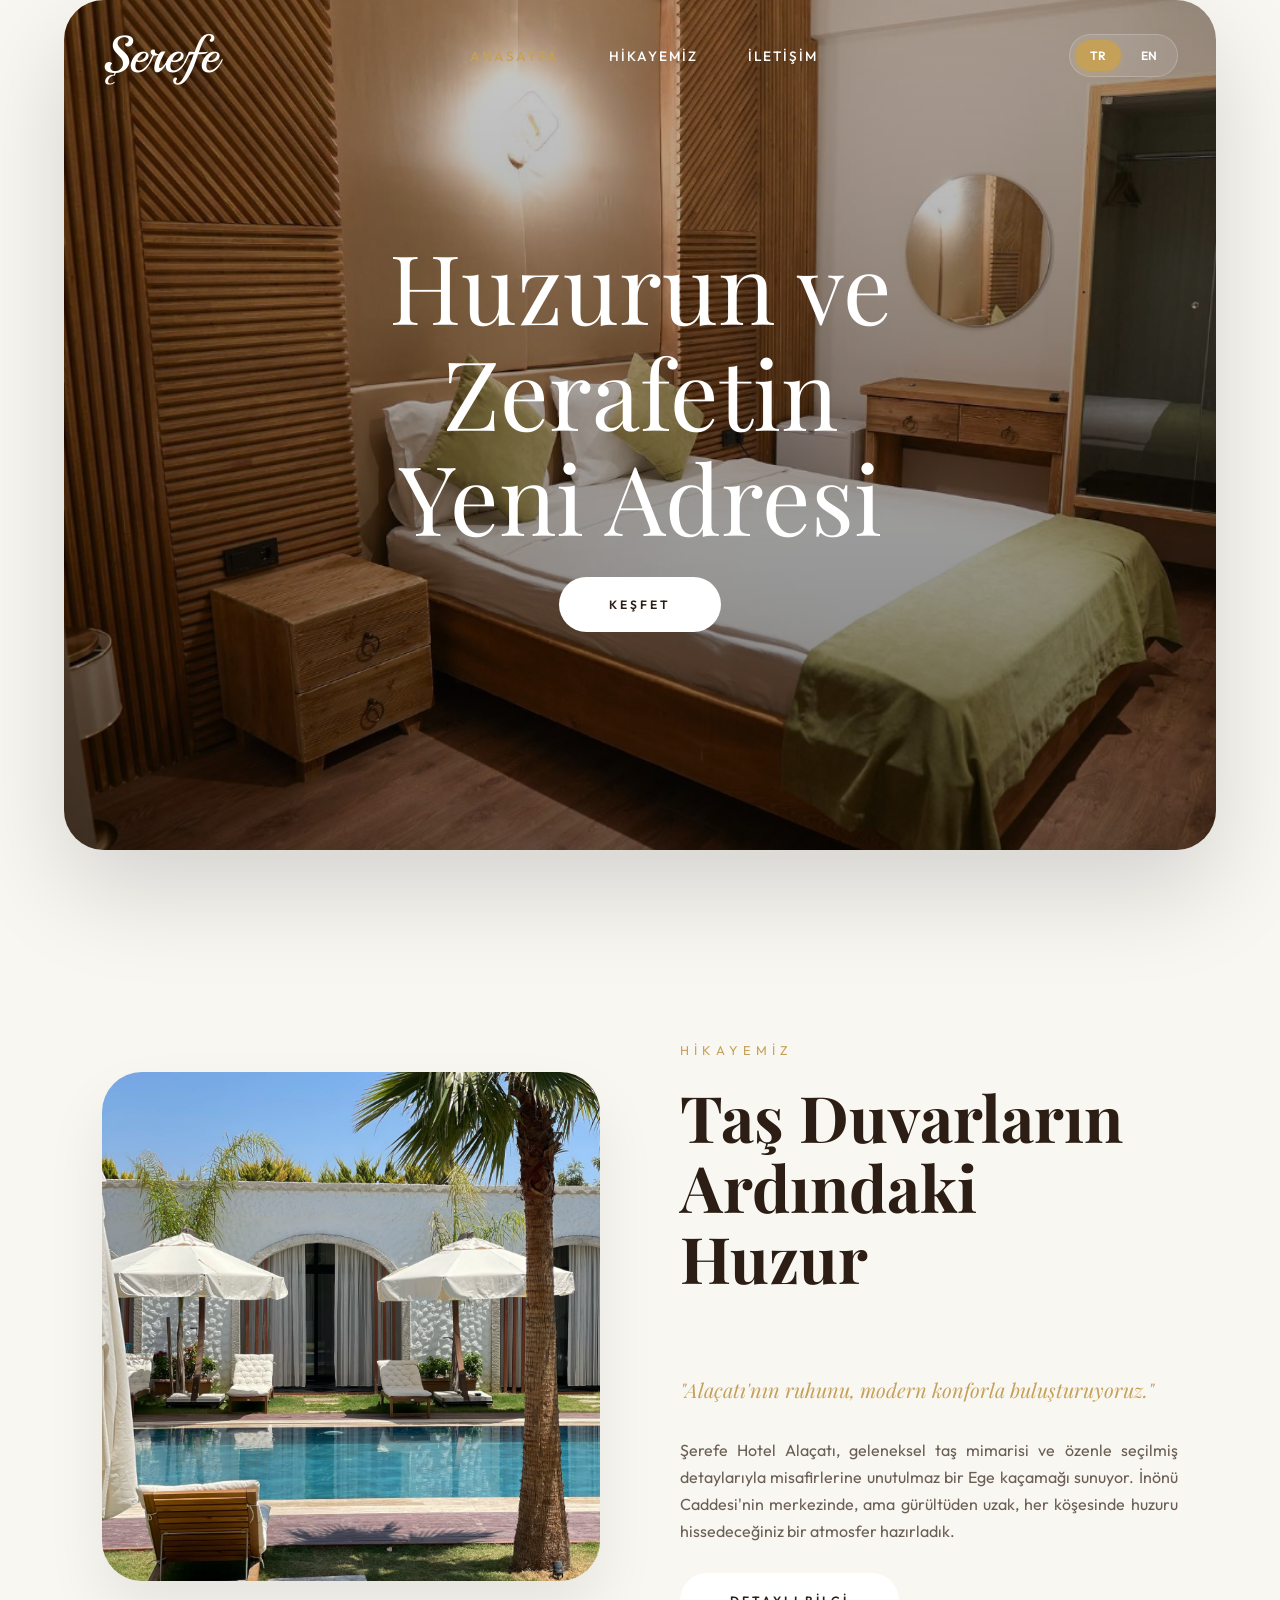
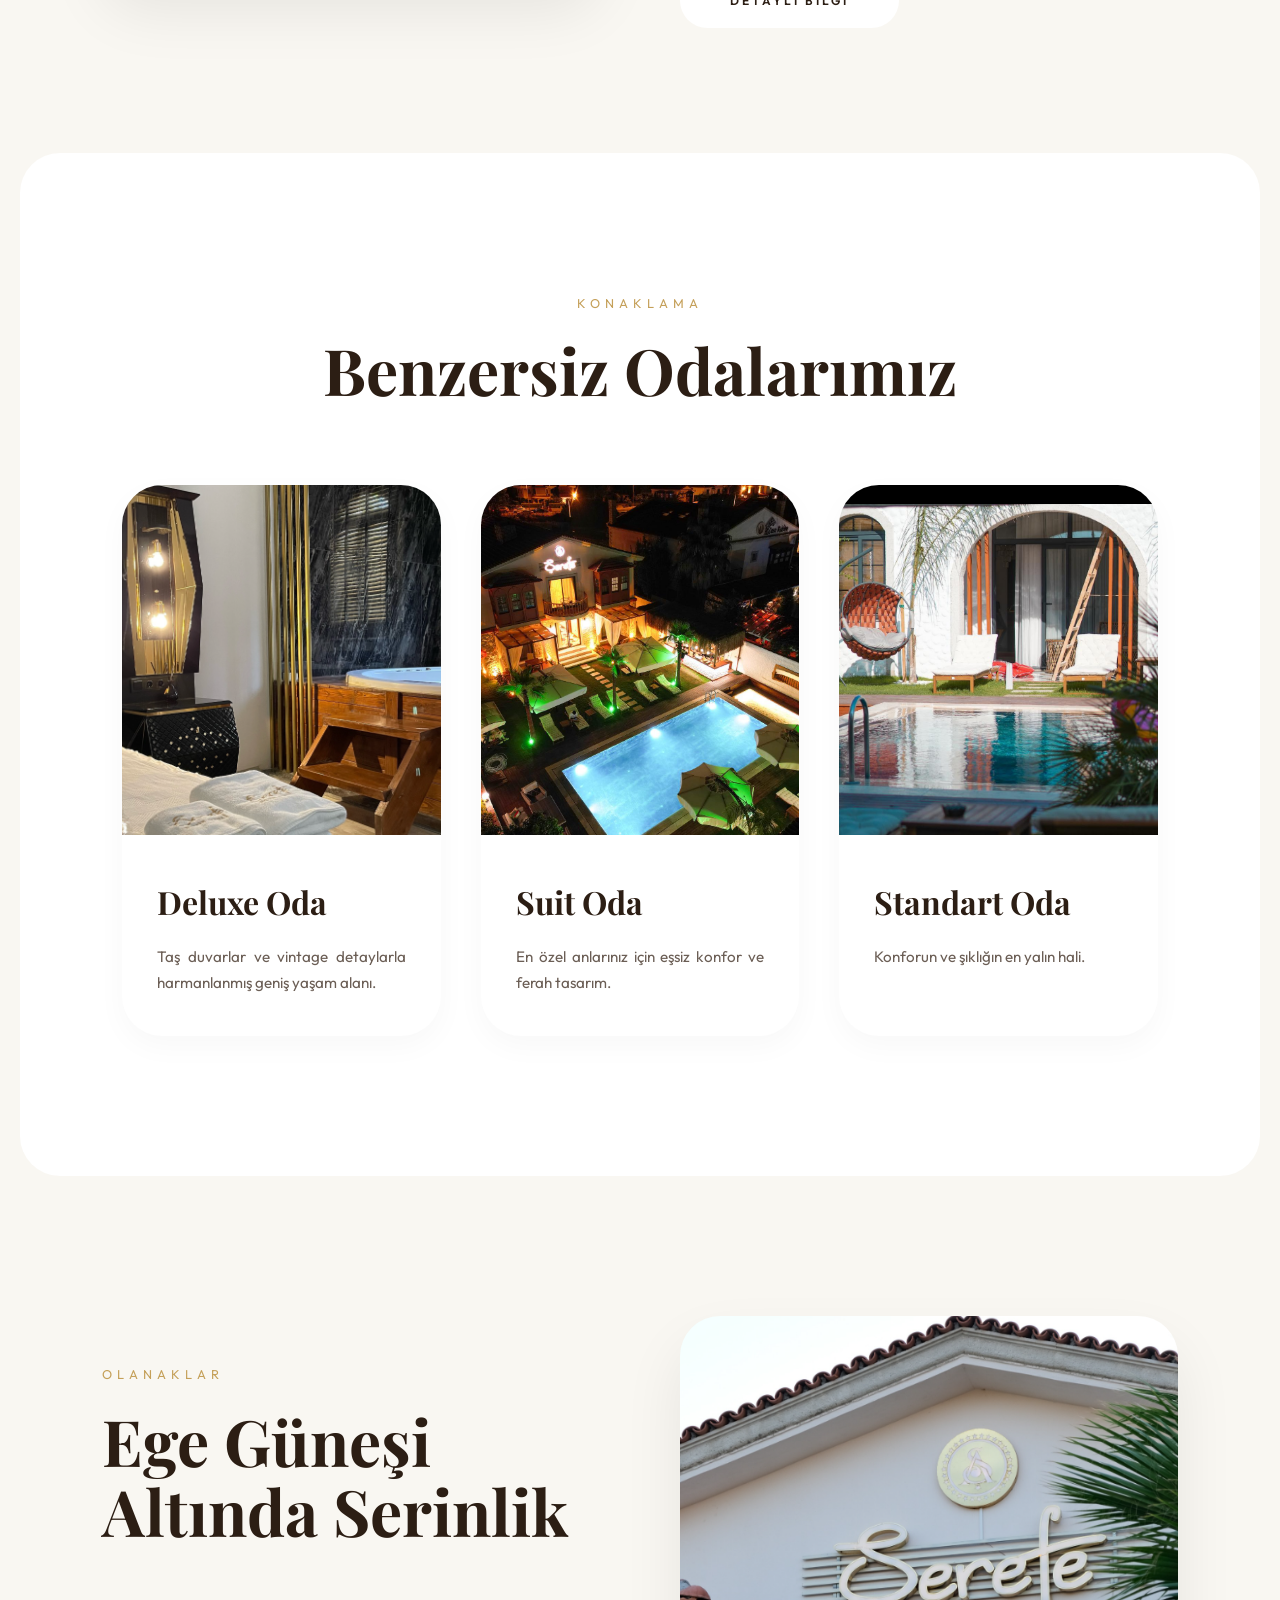
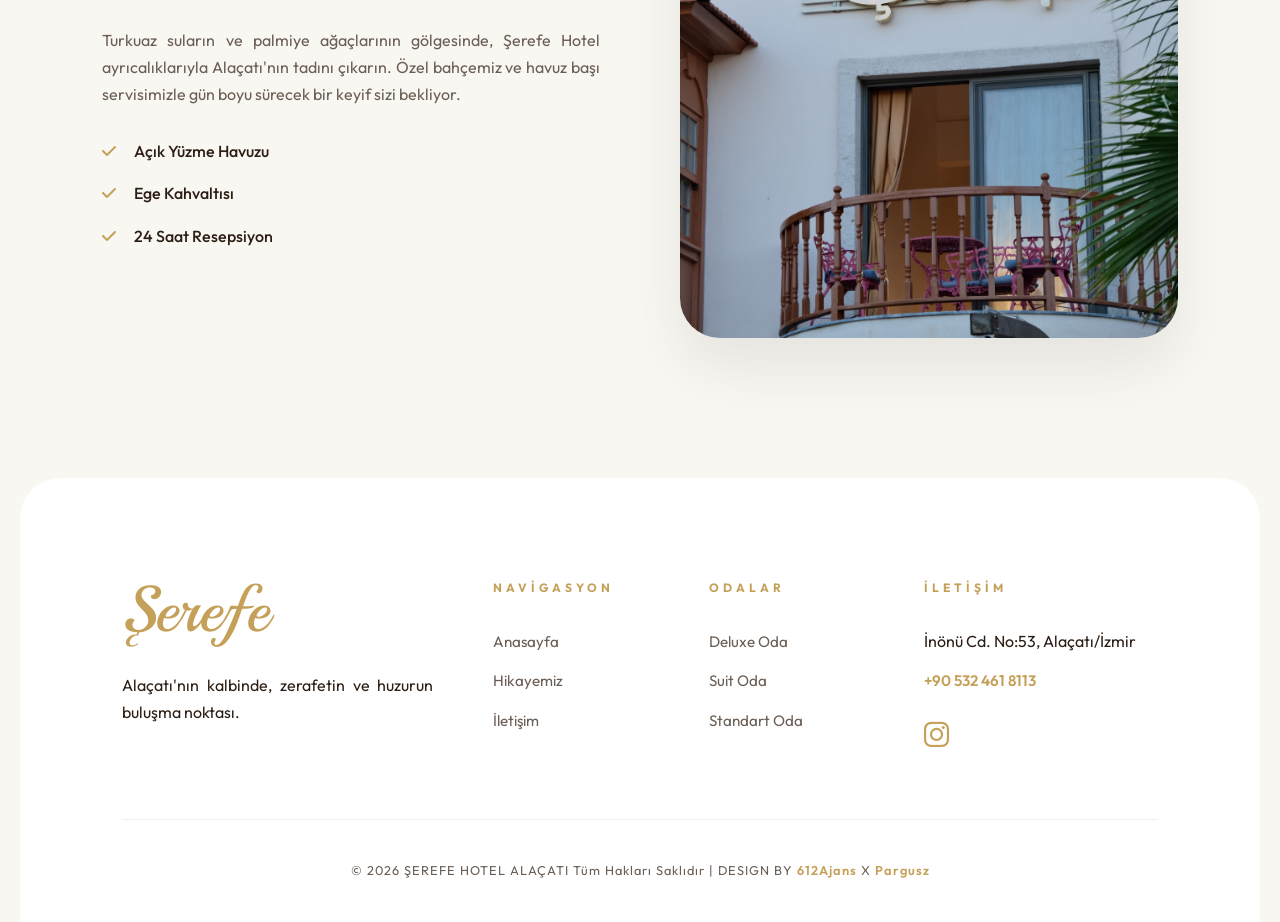
<file: index.html>
<!DOCTYPE html>
<html lang="tr">

<head>
    <meta charset="UTF-8">
    <meta name="viewport" content="width=device-width, initial-scale=1.0">
    <meta name="format-detection" content="telephone=no">
    <meta name="keywords" content="Şerefe Hotel, Alaçatı, butik otel, konaklama, tatil, lüks otel, Çeşme">
    <meta name="author" content="Şerefe Hotel Alaçatı">
    <link rel="icon" href="favicon.ico" type="image/x-icon">
    <meta name="description" content="Şerefe Hotel Alaçatı - Alaçatı'nın kalbinde huzurlu ve lüks bir konaklama deneyimi.">
    <title>Şerefe Hotel Alaçatı | Butik Otel & Konaklama</title>
    <!-- Fonts -->
    <link rel="stylesheet" href="style.css">
    <!-- Icons -->
    <link rel="stylesheet" href="https://cdnjs.cloudflare.com/ajax/libs/font-awesome/6.4.0/css/all.min.css">
</head>

<body>
    <!-- Loader -->
    <div id="loader">
        <div class="loader-logo">Şerefe</div>
    </div>

    <!-- Header -->
    <header id="main-header">
        <a href="index.html" class="logo">Şerefe</a>
        <nav id="nav-menu">
            <ul>
                <li><a href="index.html" class="active">Anasayfa</a></li>
                <li><a href="about.html">Hikayemiz</a></li>
                <li><a href="contact.html">İletişim</a></li>
            </ul>
        </nav>
        <div class="hamburger">
            <span></span>
            <span></span>
            <span></span>
        </div>
        <div class="lang-switch">
            <button class="lang-btn active" onclick="location.href='index.html'">TR</button>
            <button class="lang-btn" onclick="location.href='en/index.html'">EN</button>
        </div>
    </header>

    <!-- Hero Section -->
    <section class="hero reveal">
        <div class="hero-inner">
            <div class="hero-bg" style="background-image: url('assets/image.png');"></div>
            <div class="hero-overlay"></div>
            <div class="hero-content">
                <h1>Huzurun ve Zerafetin <br>Yeni Adresi</h1>
                <a href="contact.html" class="btn-luxury">Keşfet</a>
            </div>
        </div>
    </section>

    <!-- Editorial Intro -->
    <section class="reveal">
        <div class="flex-layout">
            <div class="flex-img">
                <img src="assets/image2.png" alt="Şerefe Hotel Alaçatı">
            </div>
            <div class="flex-text">
                <div class="section-head">
                    <label style="color: var(--gold); letter-spacing: 5px; text-transform: uppercase; font-size: 0.8rem; display: block; margin-bottom: 20px;">HİKAYEMİZ</label>
                    <h2>Taş Duvarların Ardındaki Huzur</h2>
                </div>
                <p style="font-size: 1.25rem; color: var(--gold); margin-bottom: 30px; font-family: var(--font-heading); font-style: italic;">
                    "Alaçatı'nın ruhunu, modern konforla buluşturuyoruz."</p>
                <p style="color: var(--text-muted); margin-bottom: 40px;">Şerefe Hotel Alaçatı, geleneksel taş mimarisi ve özenle seçilmiş detaylarıyla misafirlerine unutulmaz bir Ege kaçamağı sunuyor. İnönü Caddesi'nin merkezinde, ama gürültüden uzak, her köşesinde huzuru hissedeceğiniz bir atmosfer hazırladık.</p>
                <a href="about.html" class="btn-luxury">DETAYLI BİLGİ</a>
            </div>
        </div>
    </section>

    <!-- Experiences/Rooms Grid -->
    <section style="background-color: var(--white); border-radius: var(--radius); margin: 0 20px;" class="reveal">
        <div class="section-head" style="text-align: center;">
            <label style="color: var(--gold); letter-spacing: 5px; text-transform: uppercase; font-size: 0.8rem; display: block; margin-bottom: 20px;">KONAKLAMA</label>
            <h2>Benzersiz Odalarımız</h2>
        </div>
        <div class="experiences-grid">
            <!-- Deluxe Oda -->
            <div class="card">
                <div class="card-img">
                    <img src="assets/image3.png" alt="Deluxe Oda">
                </div>
                <h4 style="padding-top: 10px;">Deluxe Oda</h4>
                <p>Taş duvarlar ve vintage detaylarla harmanlanmış geniş yaşam alanı.</p>
            </div>
            <!-- Suit Oda -->
            <div class="card">
                <div class="card-img">
                    <img src="assets/image4.png" alt="Suit Oda">
                </div>
                <h4 style="padding-top: 10px;">Suit Oda</h4>
                <p>En özel anlarınız için eşsiz konfor ve ferah tasarım.</p>
            </div>
            <!-- Standart Oda -->
            <div class="card">
                <div class="card-img">
                    <img src="assets/image5.png" alt="Standart Oda">
                </div>
                <h4 style="padding-top: 10px;">Standart Oda</h4>
                <p>Konforun ve şıklığın en yalın hali.</p>
            </div>
        </div>
    </section>

    <!-- Amenities / Pool Section -->
    <section class="reveal">
        <div class="flex-layout" style="flex-direction: row-reverse;">
            <div class="flex-img">
                <img src="assets/image6.png" alt="Havuz Alanı">
            </div>
            <div class="flex-text">
                <div class="section-head">
                    <label style="color: var(--gold); letter-spacing: 5px; text-transform: uppercase; font-size: 0.8rem; display: block; margin-bottom: 20px;">OLANAKLAR</label>
                    <h2>Ege Güneşi Altında Serinlik</h2>
                </div>
                <p style="color: var(--text-muted); margin-bottom: 30px;">Turkuaz suların ve palmiye ağaçlarının gölgesinde, Şerefe Hotel ayrıcalıklarıyla Alaçatı'nın tadını çıkarın. Özel bahçemiz ve havuz başı servisimizle gün boyu sürecek bir keyif sizi bekliyor.</p>
                <ul style="list-style: none; margin-bottom: 40px; color: var(--text-main); font-weight: 500;">
                    <li style="margin-bottom: 15px;"><i class="fas fa-check" style="color: var(--gold); margin-right: 15px;"></i> Açık Yüzme Havuzu</li>
                    <li style="margin-bottom: 15px;"><i class="fas fa-check" style="color: var(--gold); margin-right: 15px;"></i> Ege Kahvaltısı</li>
                    <li style="margin-bottom: 15px;"><i class="fas fa-check" style="color: var(--gold); margin-right: 15px;"></i> 24 Saat Resepsiyon</li>
                </ul>
            </div>
        </div>
    </section>

    <!-- Footer -->
    <footer>
        <div class="footer-grid">
            <div class="footer-col">
                <a href="index.html" class="logo" style="margin-bottom: 30px;">Şerefe</a>
                <p>Alaçatı'nın kalbinde, zerafetin ve huzurun buluşma noktası.</p>
            </div>
            <div class="footer-col">
                <h5>Navigasyon</h5>
                <ul>
                    <li><a href="index.html">Anasayfa</a></li>
                    <li><a href="about.html">Hikayemiz</a></li>
                    <li><a href="contact.html">İletişim</a></li>
                </ul>
            </div>
            <div class="footer-col">
                <h5>Odalar</h5>
                <ul>
                    <li><a href="#">Deluxe Oda</a></li>
                    <li><a href="#">Suit Oda</a></li>
                    <li><a href="#">Standart Oda</a></li>
                </ul>
            </div>
            <div class="footer-col">
                <h5>İletişim</h5>
                <p style="margin-bottom: 10px; color: var(--text-main);">İnönü Cd. No:53, Alaçatı/İzmir</p>
                <p style="font-weight: 600; font-size: 1.1rem; margin-bottom: 5px;"><a href="tel:+905324618113" style="color: var(--gold); text-decoration: none;">+90 532 461 8113</a></p>
                <div style="margin-top: 15px;">
                    <a href="https://www.instagram.com/serefehotelalacati/" target="_blank" style="color: var(--gold); font-size: 1.8rem; text-decoration: none;">
                        <i class="fab fa-instagram"></i>
                    </a>
                </div>
            </div>
        </div>
        <div class="copyright">
            &copy; 2026 ŞEREFE HOTEL ALAÇATI Tüm Hakları Saklıdır | DESIGN BY <a href="https://www.instagram.com/612ajans/" target="_blank" style="color: var(--gold); text-decoration: none; font-weight: 600;">612Ajans</a> X <a href="https://www.instagram.com/polat_gndz/" target="_blank" style="color: var(--gold); text-decoration: none; font-weight: 600;">Pargusz</a>
        </div>
    </footer>

    <script src="script.js"></script>
</body>

</html>
</file>
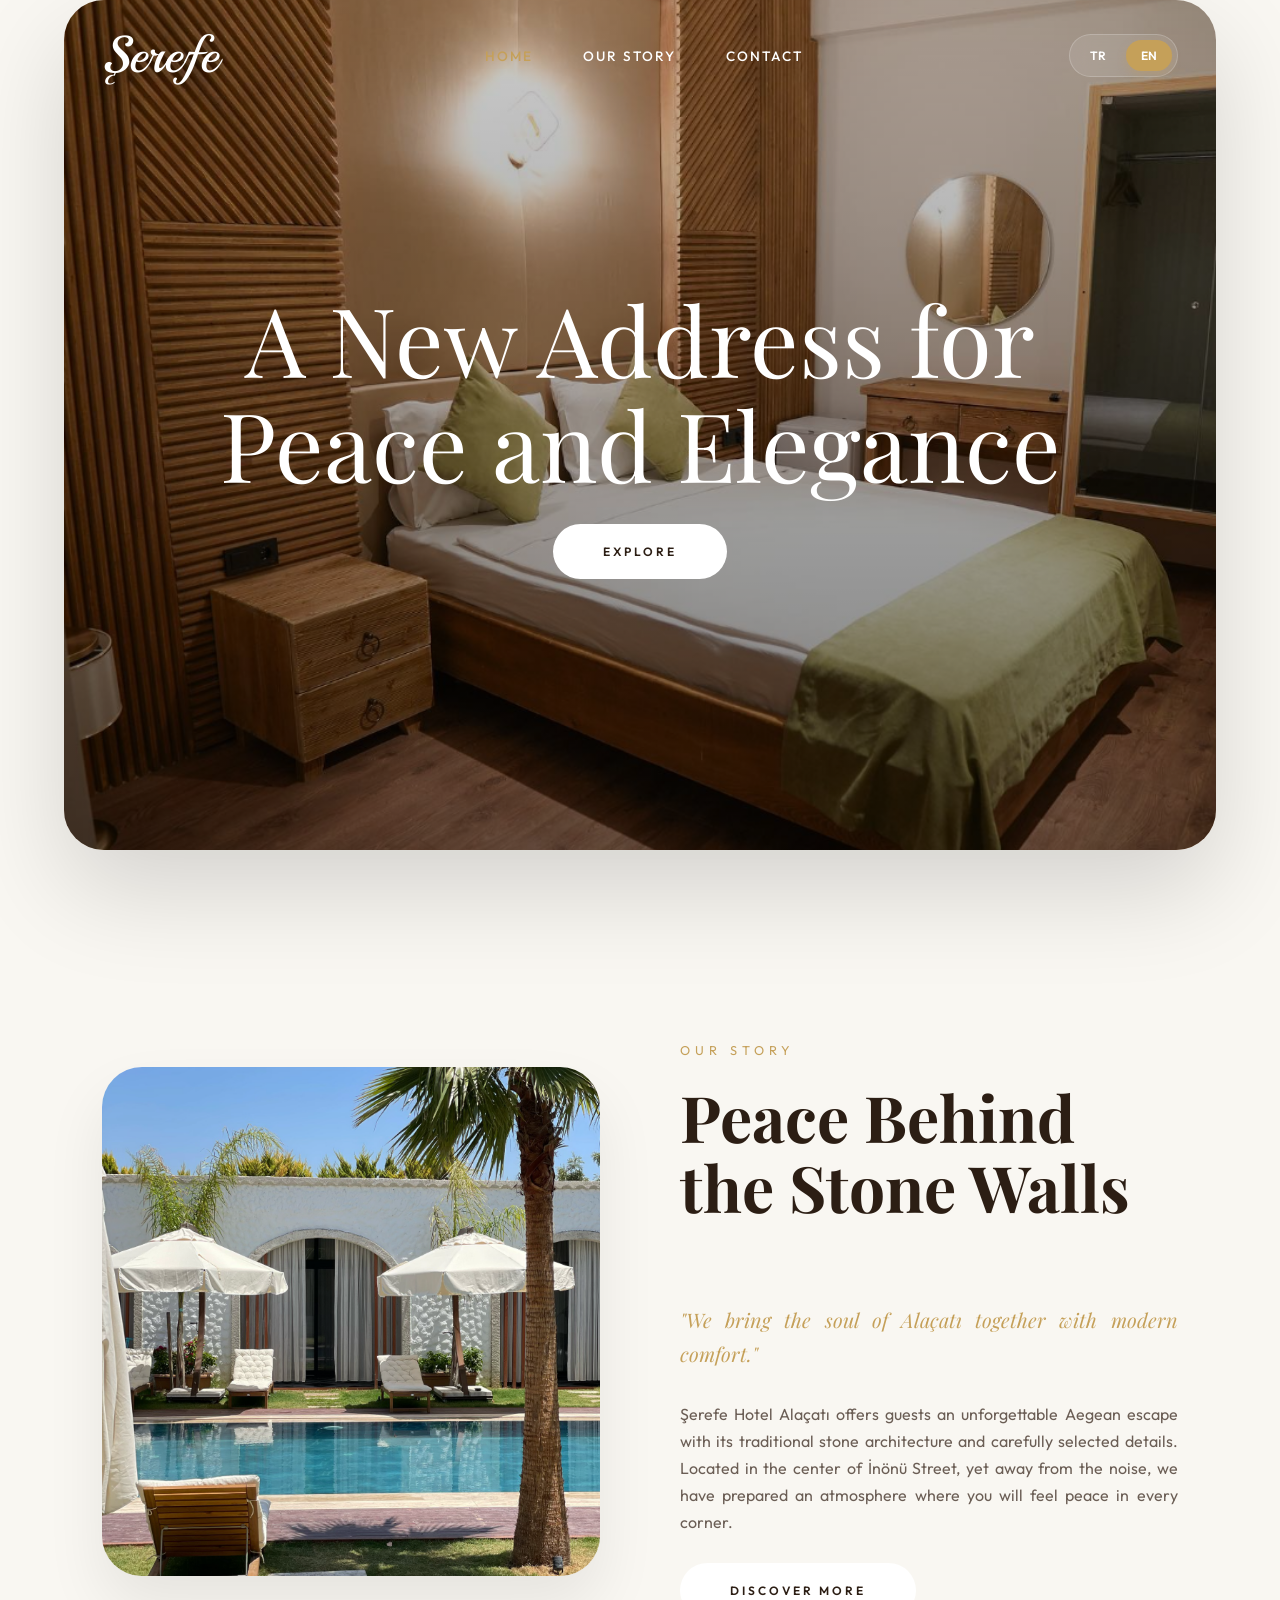
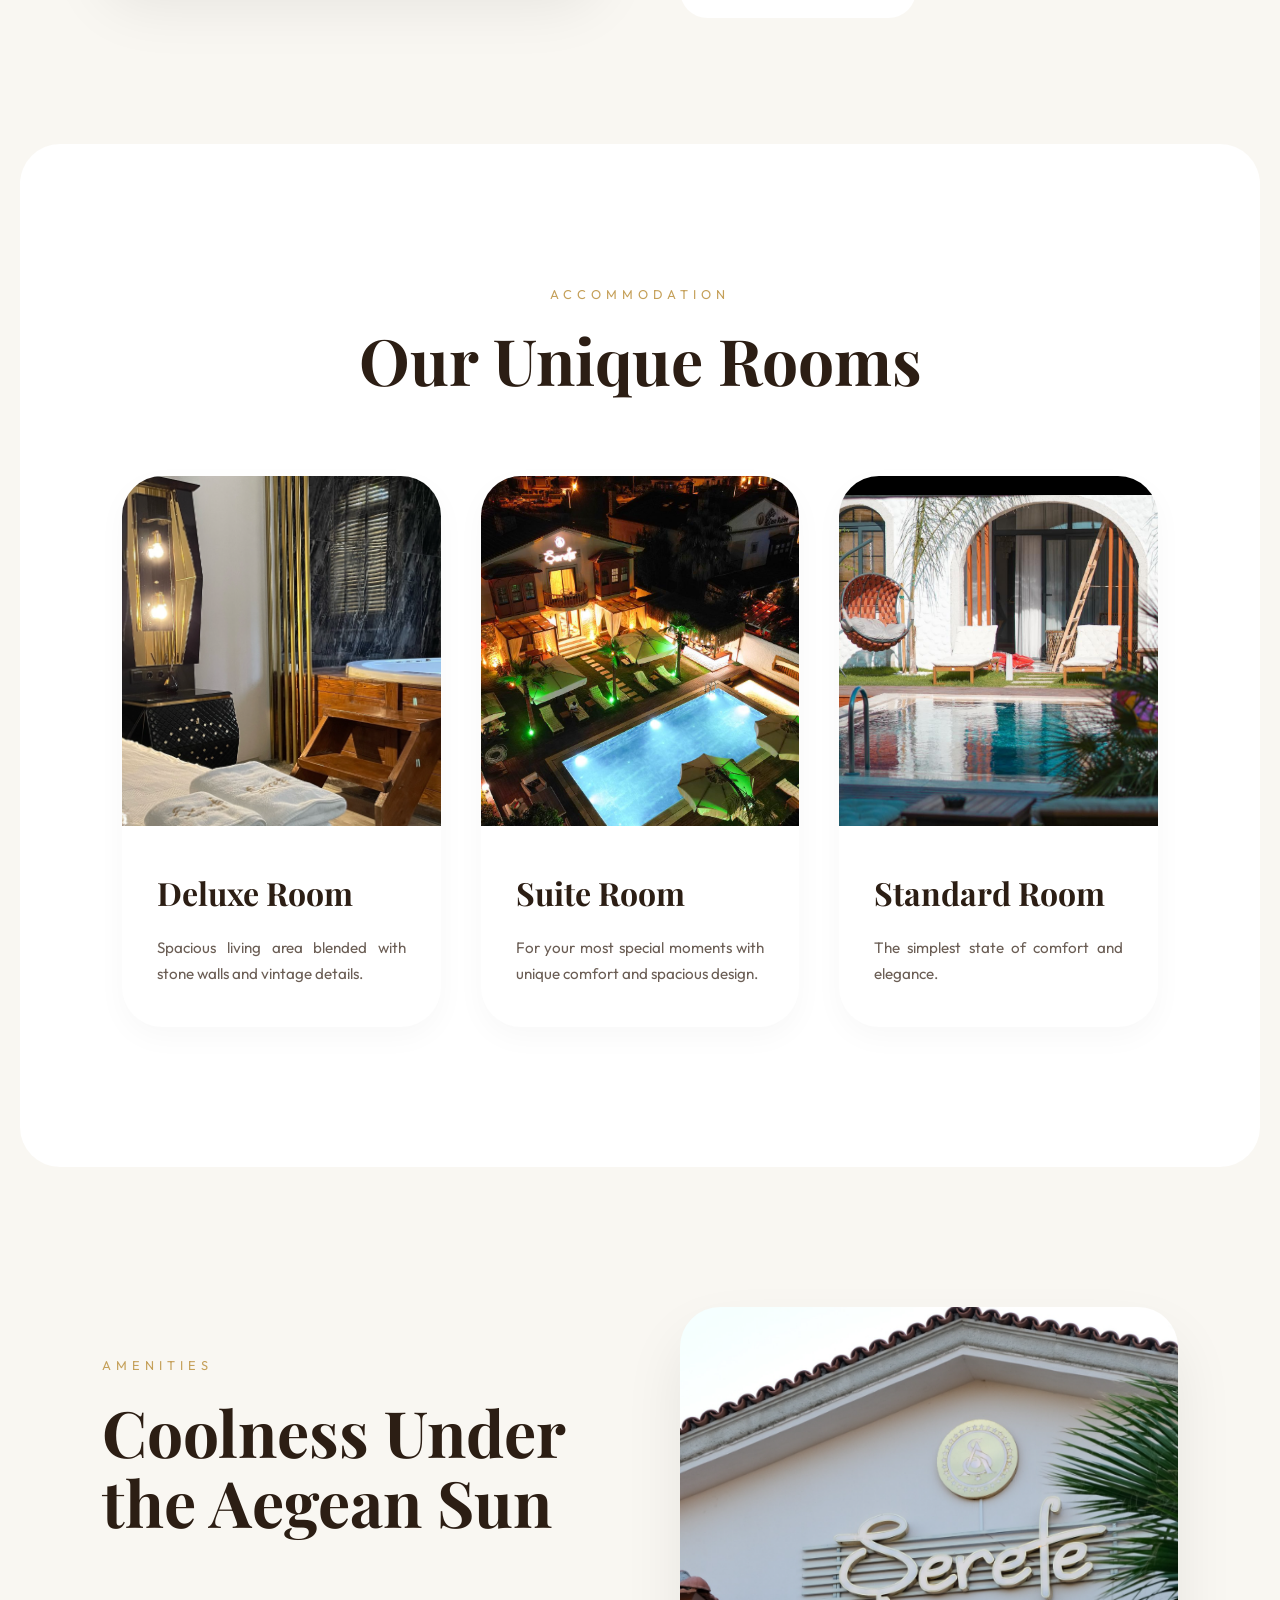
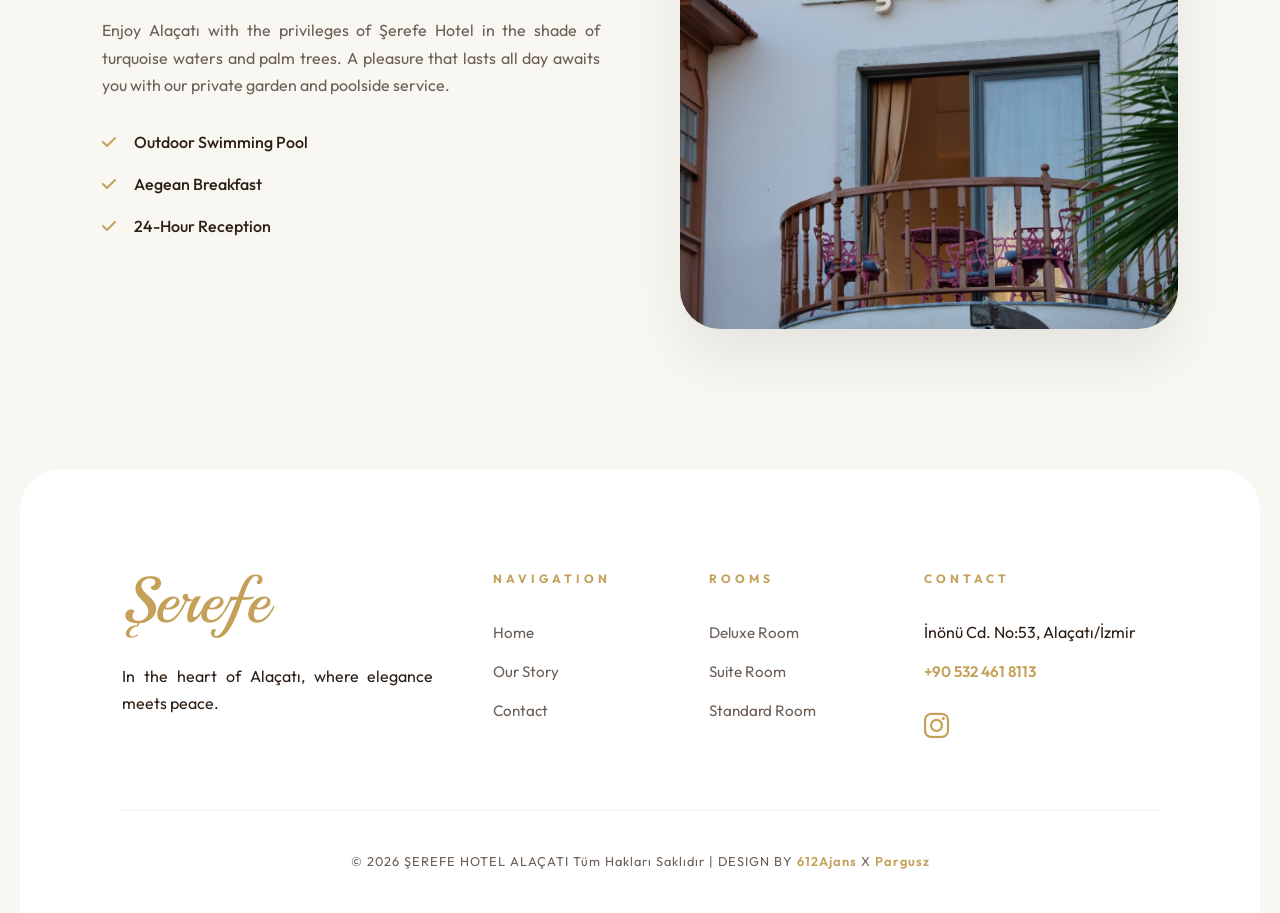
<file: en/index.html>
<!DOCTYPE html>
<html lang="en">

<head>
    <meta charset="UTF-8">
    <meta name="viewport" content="width=device-width, initial-scale=1.0">
    <meta name="format-detection" content="telephone=no">
    <meta name="keywords" content="Şerefe Hotel, Alacati, boutique hotel, accommodation, vacation, luxury hotel, Cesme">
    <meta name="author" content="Şerefe Hotel Alaçatı">
    <link rel="icon" href="../favicon.ico" type="image/x-icon">
    <meta name="description" content="Şerefe Hotel Alaçatı - A peaceful and luxurious stay in the heart of Alaçatı.">
    <title>Şerefe Hotel Alaçatı | Boutique Luxury</title>
    <!-- Fonts -->
    <link rel="stylesheet" href="../style.css">
    <!-- Icons -->
    <link rel="stylesheet" href="https://cdnjs.cloudflare.com/ajax/libs/font-awesome/6.4.0/css/all.min.css">
</head>

<body>
    <!-- Loader -->
    <div id="loader">
        <div class="loader-logo">Şerefe</div>
    </div>

    <!-- Header -->
    <header id="main-header">
        <a href="index.html" class="logo">Şerefe</a>
        <nav id="nav-menu">
            <ul>
                <li><a href="index.html" class="active">Home</a></li>
                <li><a href="about.html">Our Story</a></li>
                <li><a href="contact.html">Contact</a></li>
            </ul>
        </nav>
        <div class="hamburger">
            <span></span>
            <span></span>
            <span></span>
        </div>
        <div class="lang-switch">
            <button class="lang-btn" onclick="location.href='../index.html'">TR</button>
            <button class="lang-btn active" onclick="location.href='index.html'">EN</button>
        </div>
    </header>

    <!-- Hero Section -->
    <section class="hero reveal">
        <div class="hero-inner">
            <div class="hero-bg" style="background-image: url('../assets/image.png');"></div>
            <div class="hero-overlay"></div>
            <div class="hero-content">
                <h1>A New Address for <br>Peace and Elegance</h1>
                <a href="contact.html" class="btn-luxury">Explore</a>
            </div>
        </div>
    </section>

    <!-- Editorial Intro -->
    <section class="reveal">
        <div class="flex-layout">
            <div class="flex-img">
                <img src="../assets/image2.png" alt="Şerefe Hotel Alaçatı">
            </div>
            <div class="flex-text">
                <div class="section-head">
                    <label style="color: var(--gold); letter-spacing: 5px; text-transform: uppercase; font-size: 0.8rem; display: block; margin-bottom: 20px;">OUR STORY</label>
                    <h2>Peace Behind the Stone Walls</h2>
                </div>
                <p style="font-size: 1.25rem; color: var(--gold); margin-bottom: 30px; font-family: var(--font-heading); font-style: italic;">
                    "We bring the soul of Alaçatı together with modern comfort."</p>
                <p style="color: var(--text-muted); margin-bottom: 40px;">Şerefe Hotel Alaçatı offers guests an unforgettable Aegean escape with its traditional stone architecture and carefully selected details. Located in the center of İnönü Street, yet away from the noise, we have prepared an atmosphere where you will feel peace in every corner.</p>
                <a href="about.html" class="btn-luxury">DISCOVER MORE</a>
            </div>
        </div>
    </section>

    <!-- Experiences/Rooms Grid -->
    <section style="background-color: var(--white); border-radius: var(--radius); margin: 0 20px;" class="reveal">
        <div class="section-head" style="text-align: center;">
            <label style="color: var(--gold); letter-spacing: 5px; text-transform: uppercase; font-size: 0.8rem; display: block; margin-bottom: 20px;">ACCOMMODATION</label>
            <h2>Our Unique Rooms</h2>
        </div>
        <div class="experiences-grid">
            <!-- Deluxe Room -->
            <div class="card">
                <div class="card-img">
                    <img src="../assets/image3.png" alt="Deluxe Room">
                </div>
                <h4 style="padding-top: 10px;">Deluxe Room</h4>
                <p>Spacious living area blended with stone walls and vintage details.</p>
            </div>
            <!-- Suite Room -->
            <div class="card">
                <div class="card-img">
                    <img src="../assets/image4.png" alt="Suite Room">
                </div>
                <h4 style="padding-top: 10px;">Suite Room</h4>
                <p>For your most special moments with unique comfort and spacious design.</p>
            </div>
            <!-- Standard Room -->
            <div class="card">
                <div class="card-img">
                    <img src="../assets/image5.png" alt="Standard Room">
                </div>
                <h4 style="padding-top: 10px;">Standard Room</h4>
                <p>The simplest state of comfort and elegance.</p>
            </div>
        </div>
    </section>

    <!-- Amenities / Pool Section -->
    <section class="reveal">
        <div class="flex-layout" style="flex-direction: row-reverse;">
            <div class="flex-img">
                <img src="../assets/image6.png" alt="Pool Area">
            </div>
            <div class="flex-text">
                <div class="section-head">
                    <label style="color: var(--gold); letter-spacing: 5px; text-transform: uppercase; font-size: 0.8rem; display: block; margin-bottom: 20px;">AMENITIES</label>
                    <h2>Coolness Under the Aegean Sun</h2>
                </div>
                <p style="color: var(--text-muted); margin-bottom: 30px;">Enjoy Alaçatı with the privileges of Şerefe Hotel in the shade of turquoise waters and palm trees. A pleasure that lasts all day awaits you with our private garden and poolside service.</p>
                <ul style="list-style: none; margin-bottom: 40px; color: var(--text-main); font-weight: 500;">
                    <li style="margin-bottom: 15px;"><i class="fas fa-check" style="color: var(--gold); margin-right: 15px;"></i> Outdoor Swimming Pool</li>
                    <li style="margin-bottom: 15px;"><i class="fas fa-check" style="color: var(--gold); margin-right: 15px;"></i> Aegean Breakfast</li>
                    <li style="margin-bottom: 15px;"><i class="fas fa-check" style="color: var(--gold); margin-right: 15px;"></i> 24-Hour Reception</li>
                </ul>
            </div>
        </div>
    </section>

    <!-- Footer -->
    <footer>
        <div class="footer-grid">
            <div class="footer-col">
                <a href="index.html" class="logo" style="margin-bottom: 30px;">Şerefe</a>
                <p>In the heart of Alaçatı, where elegance meets peace.</p>
            </div>
            <div class="footer-col">
                <h5>Navigation</h5>
                <ul>
                    <li><a href="index.html">Home</a></li>
                    <li><a href="about.html">Our Story</a></li>
                    <li><a href="contact.html">Contact</a></li>
                </ul>
            </div>
            <div class="footer-col">
                <h5>Rooms</h5>
                <ul>
                    <li><a href="#">Deluxe Room</a></li>
                    <li><a href="#">Suite Room</a></li>
                    <li><a href="#">Standard Room</a></li>
                </ul>
            </div>
            <div class="footer-col">
                <h5>Contact</h5>
                <p style="margin-bottom: 10px; color: var(--text-main);">İnönü Cd. No:53, Alaçatı/İzmir</p>
                <p style="font-weight: 600; font-size: 1.1rem; margin-bottom: 5px;"><a href="tel:+905324618113" style="color: var(--gold); text-decoration: none;">+90 532 461 8113</a></p>
                <div style="margin-top: 15px;">
                    <a href="https://www.instagram.com/serefehotelalacati/" target="_blank" style="color: var(--gold); font-size: 1.8rem; text-decoration: none;">
                        <i class="fab fa-instagram"></i>
                    </a>
                </div>
            </div>
        </div>
        <div class="copyright">
            &copy; 2026 ŞEREFE HOTEL ALAÇATI Tüm Hakları Saklıdır | DESIGN BY <a href="https://www.instagram.com/612ajans/" target="_blank" style="color: var(--gold); text-decoration: none; font-weight: 600;">612Ajans</a> X <a href="https://www.instagram.com/polat_gndz/" target="_blank" style="color: var(--gold); text-decoration: none; font-weight: 600;">Pargusz</a>
        </div>
    </footer>

    <script src="../script.js"></script>
</body>

</html>
</file>
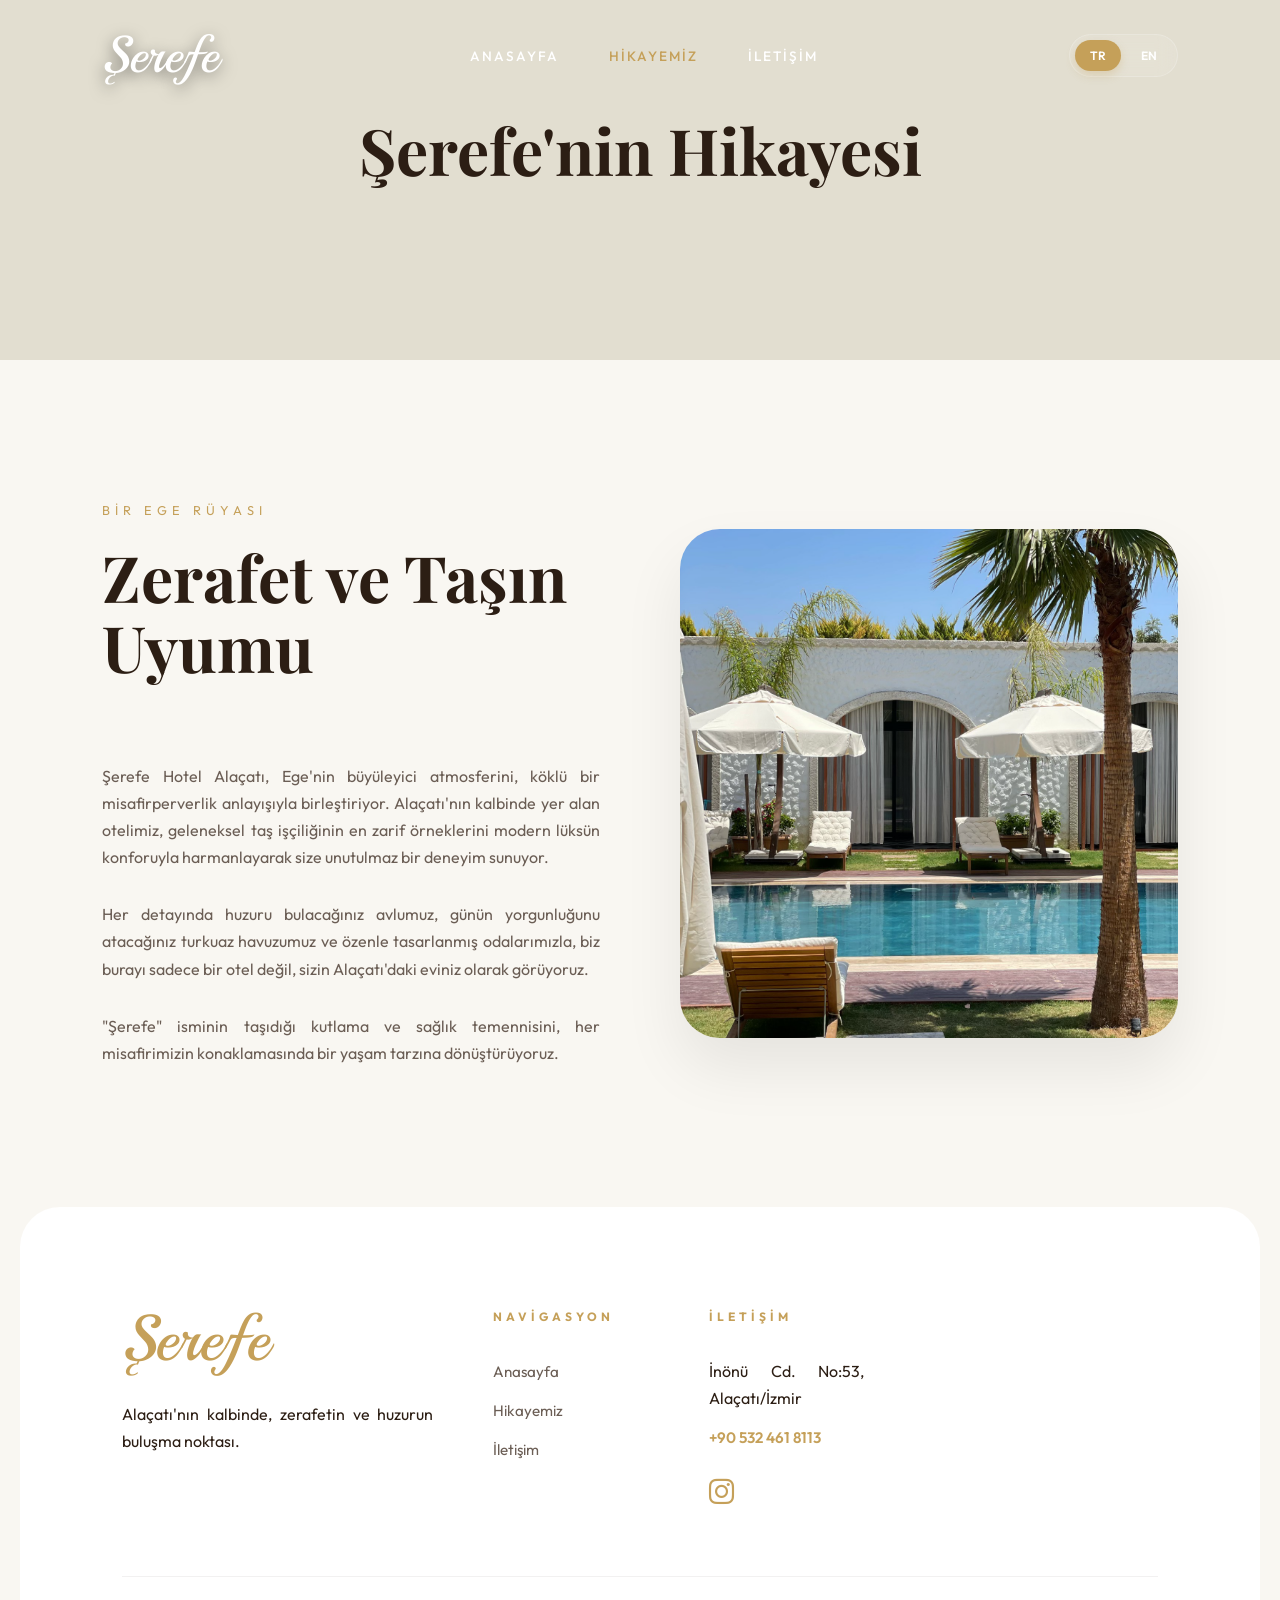
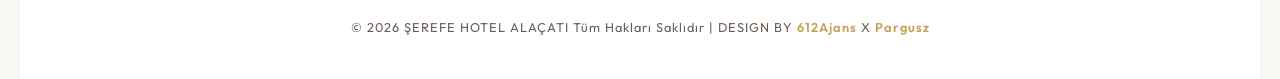
<file: about.html>
<!DOCTYPE html>
<html lang="tr">
<head>
    <meta charset="UTF-8">
    <meta name="viewport" content="width=device-width, initial-scale=1.0">
    <meta name="format-detection" content="telephone=no">
    <meta name="keywords" content="Şerefe Hotel, Alaçatı, butik otel, konaklama, tatil, lüks otel, Çeşme">
    <meta name="author" content="Şerefe Hotel Alaçatı">
    <link rel="icon" href="favicon.ico" type="image/x-icon">
    <title>Hikayemiz | Şerefe Hotel Alaçatı</title>
    <link rel="stylesheet" href="style.css">
    <link rel="stylesheet" href="https://cdnjs.cloudflare.com/ajax/libs/font-awesome/6.4.0/css/all.min.css">
</head>
<body class="subpage">
    <!-- Loader -->
    <div id="loader">
        <div class="loader-logo">Şerefe</div>
    </div>

    <!-- Header -->
    <header id="main-header" class="scrolled">
        <a href="index.html" class="logo">Şerefe</a>
        <nav id="nav-menu">
            <ul>
                <li><a href="index.html">Anasayfa</a></li>
                <li><a href="about.html" class="active">Hikayemiz</a></li>
                <li><a href="contact.html">İletişim</a></li>
            </ul>
        </nav>
        <div class="hamburger">
            <span></span>
            <span></span>
            <span></span>
        </div>
        <div class="lang-switch">
            <button class="lang-btn active" onclick="location.href='about.html'">TR</button>
            <button class="lang-btn" onclick="location.href='en/about.html'">EN</button>
        </div>
    </header>

    <!-- Subpage Hero -->
    <section class="sub-hero reveal">
        <div class="hero-content">
            <h1 style="text-align: center;">Şerefe'nin Hikayesi</h1>
        </div>
    </section>

    <!-- Content -->
    <section class="reveal">
        <div class="flex-layout" style="flex-direction: row-reverse;">
            <div class="flex-img">
                <img src="assets/image2.png" alt="Alaçatı Sokakları">
            </div>
            <div class="flex-text">
                <div class="section-head">
                    <label style="color: var(--gold); letter-spacing: 5px; text-transform: uppercase; font-size: 0.8rem; display: block; margin-bottom: 20px;">BİR EGE RÜYASI</label>
                    <h2>Zerafet ve Taşın Uyumu</h2>
                </div>
                <p style="color: var(--text-muted); margin-bottom: 30px;">Şerefe Hotel Alaçatı, Ege'nin büyüleyici atmosferini, köklü bir misafirperverlik anlayışıyla birleştiriyor. Alaçatı'nın kalbinde yer alan otelimiz, geleneksel taş işçiliğinin en zarif örneklerini modern lüksün konforuyla harmanlayarak size unutulmaz bir deneyim sunuyor.</p>
                <p style="color: var(--text-muted); margin-bottom: 30px;">Her detayında huzuru bulacağınız avlumuz, günün yorgunluğunu atacağınız turkuaz havuzumuz ve özenle tasarlanmış odalarımızla, biz burayı sadece bir otel değil, sizin Alaçatı'daki eviniz olarak görüyoruz.</p>
                <p style="color: var(--text-muted);">"Şerefe" isminin taşıdığı kutlama ve sağlık temennisini, her misafirimizin konaklamasında bir yaşam tarzına dönüştürüyoruz.</p>
            </div>
        </div>
    </section>

    <!-- Footer -->
    <footer>
        <div class="footer-grid">
            <div class="footer-col">
                <a href="index.html" class="logo" style="margin-bottom: 30px;">Şerefe</a>
                <p>Alaçatı'nın kalbinde, zerafetin ve huzurun buluşma noktası.</p>
            </div>
            <div class="footer-col">
                <h5>Navigasyon</h5>
                <ul>
                    <li><a href="index.html">Anasayfa</a></li>
                    <li><a href="about.html">Hikayemiz</a></li>
                    <li><a href="contact.html">İletişim</a></li>
                </ul>
            </div>
            <div class="footer-col">
                <h5>İletişim</h5>
                <p style="margin-bottom: 10px; color: var(--text-main);">İnönü Cd. No:53, Alaçatı/İzmir</p>
                <p style="font-weight: 600; font-size: 1.1rem; margin-bottom: 5px;"><a href="tel:+905324618113" style="color: var(--gold); text-decoration: none;">+90 532 461 8113</a></p>
                <div style="margin-top: 15px;">
                    <a href="https://www.instagram.com/serefehotelalacati/" target="_blank" style="color: var(--gold); font-size: 1.8rem; text-decoration: none;">
                        <i class="fab fa-instagram"></i>
                    </a>
                </div>
            </div>
        </div>
        <div class="copyright">
            &copy; 2026 ŞEREFE HOTEL ALAÇATI Tüm Hakları Saklıdır | DESIGN BY <a href="https://www.instagram.com/612ajans/" target="_blank" style="color: var(--gold); text-decoration: none; font-weight: 600;">612Ajans</a> X <a href="https://www.instagram.com/polat_gndz/" target="_blank" style="color: var(--gold); text-decoration: none; font-weight: 600;">Pargusz</a>
        </div>
    </footer>

    <script src="script.js"></script>
</body>
</html>
</file>
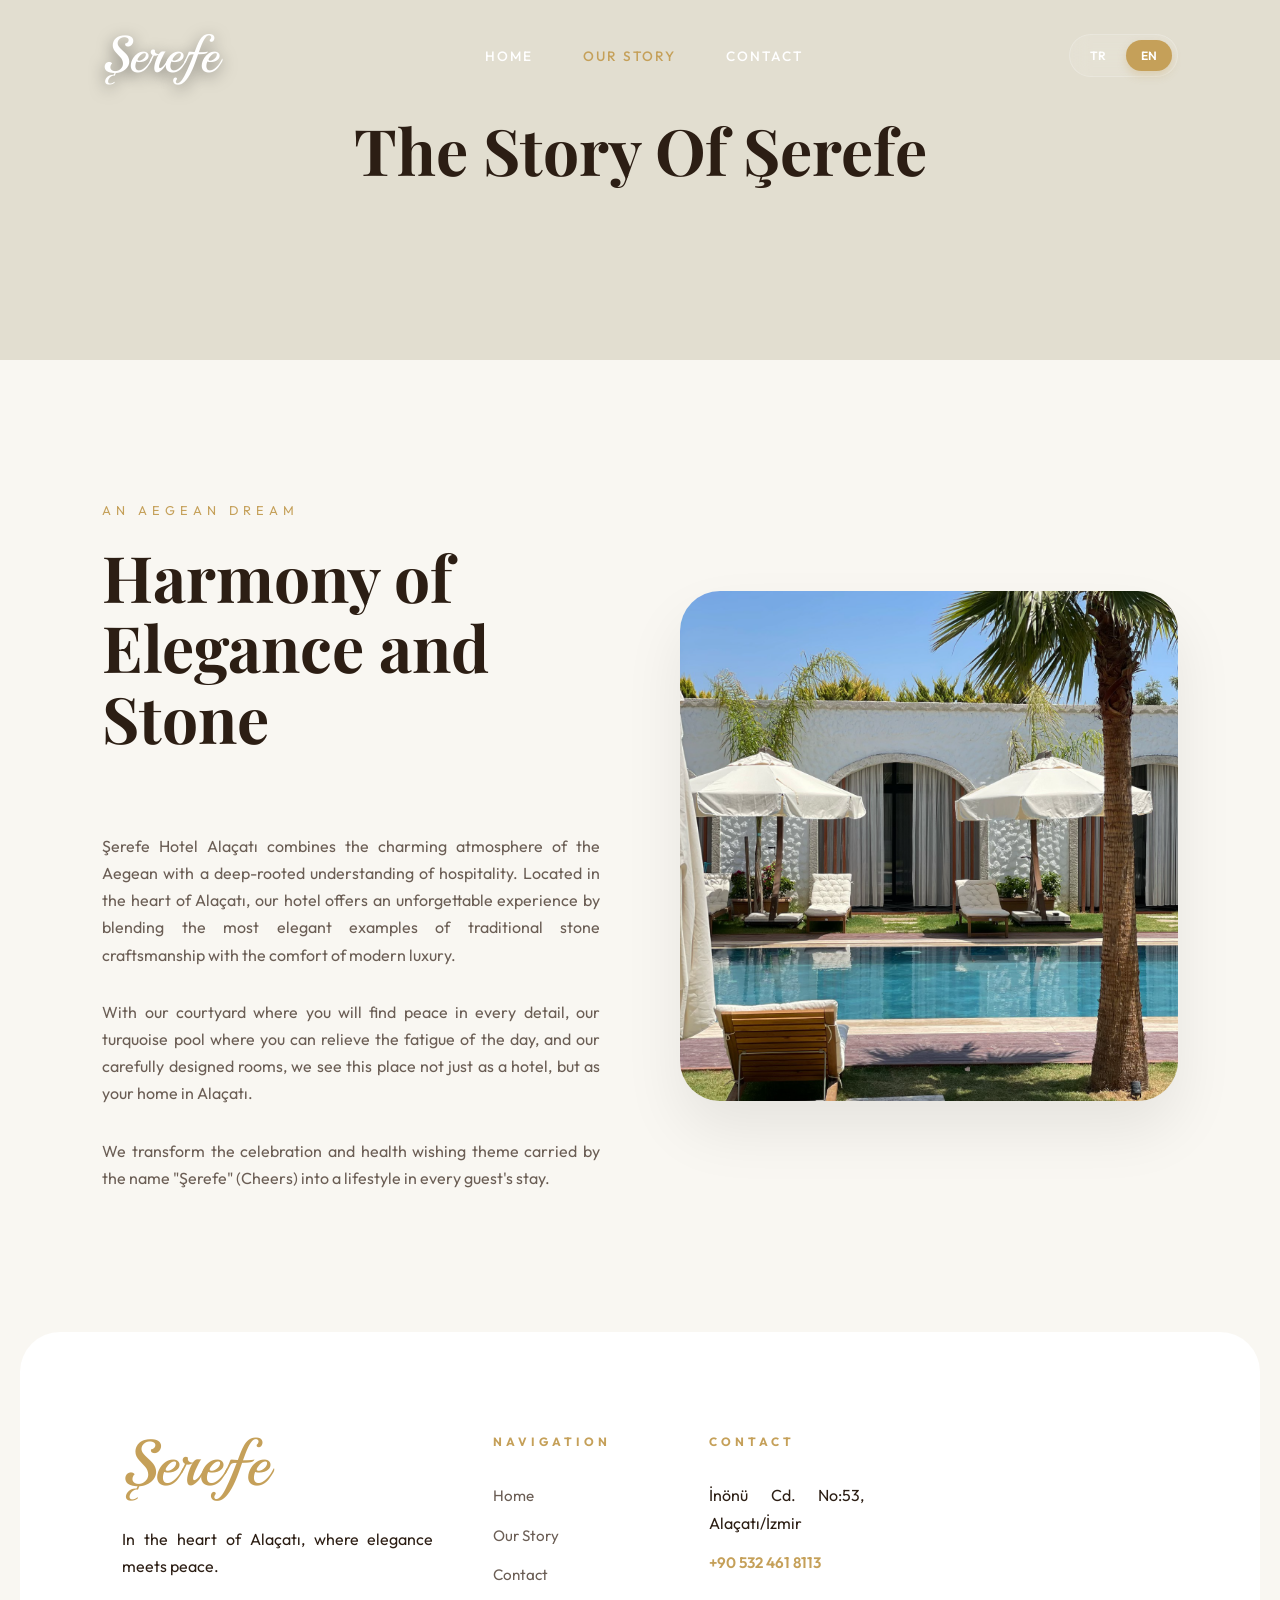
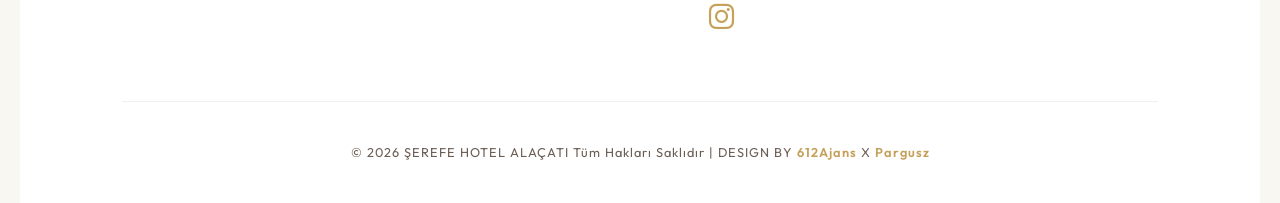
<file: en/about.html>
<!DOCTYPE html>
<html lang="en">
<head>
    <meta charset="UTF-8">
    <meta name="viewport" content="width=device-width, initial-scale=1.0">
    <meta name="format-detection" content="telephone=no">
    <meta name="keywords" content="Şerefe Hotel, Alacati, boutique hotel, accommodation, vacation, luxury hotel, Cesme">
    <meta name="author" content="Şerefe Hotel Alaçatı">
    <link rel="icon" href="../favicon.ico" type="image/x-icon">
    <title>Our Story | Şerefe Hotel Alaçatı</title>
    <link rel="stylesheet" href="../style.css">
    <link rel="stylesheet" href="https://cdnjs.cloudflare.com/ajax/libs/font-awesome/6.4.0/css/all.min.css">
</head>
<body class="subpage">
    <!-- Loader -->
    <div id="loader">
        <div class="loader-logo">Şerefe</div>
    </div>

    <!-- Header -->
    <header id="main-header" class="scrolled">
        <a href="index.html" class="logo">Şerefe</a>
        <nav id="nav-menu">
            <ul>
                <li><a href="index.html">Home</a></li>
                <li><a href="about.html" class="active">Our Story</a></li>
                <li><a href="contact.html">Contact</a></li>
            </ul>
        </nav>
        <div class="hamburger">
            <span></span>
            <span></span>
            <span></span>
        </div>
        <div class="lang-switch">
            <button class="lang-btn" onclick="location.href='../about.html'">TR</button>
            <button class="lang-btn active" onclick="location.href='about.html'">EN</button>
        </div>
    </header>

    <!-- Subpage Hero -->
    <section class="sub-hero reveal">
        <div class="hero-content">
            <h1 style="text-align: center;">The Story of Şerefe</h1>
        </div>
    </section>

    <!-- Content -->
    <section class="reveal">
        <div class="flex-layout" style="flex-direction: row-reverse;">
            <div class="flex-img">
                <img src="../assets/image2.png" alt="Alaçatı Streets">
            </div>
            <div class="flex-text">
                <div class="section-head">
                    <label style="color: var(--gold); letter-spacing: 5px; text-transform: uppercase; font-size: 0.8rem; display: block; margin-bottom: 20px;">AN AEGEAN DREAM</label>
                    <h2>Harmony of Elegance and Stone</h2>
                </div>
                <p style="color: var(--text-muted); margin-bottom: 30px;">Şerefe Hotel Alaçatı combines the charming atmosphere of the Aegean with a deep-rooted understanding of hospitality. Located in the heart of Alaçatı, our hotel offers an unforgettable experience by blending the most elegant examples of traditional stone craftsmanship with the comfort of modern luxury.</p>
                <p style="color: var(--text-muted); margin-bottom: 30px;">With our courtyard where you will find peace in every detail, our turquoise pool where you can relieve the fatigue of the day, and our carefully designed rooms, we see this place not just as a hotel, but as your home in Alaçatı.</p>
                <p style="color: var(--text-muted);">We transform the celebration and health wishing theme carried by the name "Şerefe" (Cheers) into a lifestyle in every guest's stay.</p>
            </div>
        </div>
    </section>

    <!-- Footer -->
    <footer>
        <div class="footer-grid">
            <div class="footer-col">
                <a href="index.html" class="logo" style="margin-bottom: 30px;">Şerefe</a>
                <p>In the heart of Alaçatı, where elegance meets peace.</p>
            </div>
            <div class="footer-col">
                <h5>Navigation</h5>
                <ul>
                    <li><a href="index.html">Home</a></li>
                    <li><a href="about.html">Our Story</a></li>
                    <li><a href="contact.html">Contact</a></li>
                </ul>
            </div>
            <div class="footer-col">
                <h5>Contact</h5>
                <p style="margin-bottom: 10px; color: var(--text-main);">İnönü Cd. No:53, Alaçatı/İzmir</p>
                <p style="font-weight: 600; font-size: 1.1rem; margin-bottom: 5px;"><a href="tel:+905324618113" style="color: var(--gold); text-decoration: none;">+90 532 461 8113</a></p>
                <div style="margin-top: 15px;">
                    <a href="https://www.instagram.com/serefehotelalacati/" target="_blank" style="color: var(--gold); font-size: 1.8rem; text-decoration: none;">
                        <i class="fab fa-instagram"></i>
                    </a>
                </div>
            </div>
        </div>
        <div class="copyright">
            &copy; 2026 ŞEREFE HOTEL ALAÇATI Tüm Hakları Saklıdır | DESIGN BY <a href="https://www.instagram.com/612ajans/" target="_blank" style="color: var(--gold); text-decoration: none; font-weight: 600;">612Ajans</a> X <a href="https://www.instagram.com/polat_gndz/" target="_blank" style="color: var(--gold); text-decoration: none; font-weight: 600;">Pargusz</a>
        </div>
    </footer>

    <script src="../script.js"></script>
</body>
</html>
</file>
<file: style.css>
@import url('https://fonts.googleapis.com/css2?family=Playball&family=Playfair+Display:ital,wght@0,400;0,700;1,400&family=Outfit:wght@200;300;400;600&display=swap');

:root {
    /* --- Modern Alaçatı Palette --- */
    --gold: #C5A059;
    --gold-soft: #D4B982;
    --stone-light: #F9F7F2;
    --stone-deep: #E2DED0;
    --white: #FFFFFF;
    --text-main: #2C1E14;
    --text-muted: #6B5E55;
    --sky-blue: #A8D1E7;
    --border: rgba(44, 30, 20, 0.06);
    --transition: all 0.6s cubic-bezier(0.16, 1, 0.3, 1);
    
    /* --- New Soft Radius --- */
    --radius: 40px;
    --radius-sm: 20px;
    
    /* --- Typography --- */
    --font-logo: 'Playball', cursive;
    --font-heading: 'Playfair Display', serif;
    --font-body: 'Outfit', sans-serif;
}

* {
    margin: 0;
    padding: 0;
    box-sizing: border-box;
    -webkit-font-smoothing: antialiased;
}

body {
    background-color: var(--stone-light);
    color: var(--text-main);
    font-family: var(--font-body);
    line-height: 1.7;
    overflow-x: hidden;
}

p {
    text-align: justify;
}

/* --- Smooth Scroll Reveal --- */
.reveal {
    opacity: 0;
    transform: translateY(30px);
    transition: all 1s cubic-bezier(0.16, 1, 0.3, 1);
}

.reveal.active {
    opacity: 1;
    transform: translateY(0);
}

/* --- Premium Header --- */
header {
    position: fixed;
    top: 0;
    left: 0;
    width: 100%;
    z-index: 2000;
    padding: 30px 8%;
    display: flex;
    justify-content: space-between;
    align-items: center;
    transition: var(--transition);
}

header.scrolled {
    padding: 15px 8%;
    background: rgba(249, 247, 242, 0.85);
    backdrop-filter: blur(20px);
    border-bottom: 1px solid var(--border);
    box-shadow: 0 10px 40px rgba(0,0,0,0.03);
}

header.menu-open {
    backdrop-filter: none !important;
    background: transparent !important;
    box-shadow: none !important;
    border-bottom: transparent !important;
}

/* --- New Script Logo: "Şerefe" from image --- */
.logo {
    text-decoration: none;
    font-family: var(--font-logo);
    font-size: 3.2rem;
    color: #ffffff; /* Completely white fill */
    text-shadow: 0 4px 15px rgba(0, 0, 0, 0.5); /* Soft black shadow for contrast */
    line-height: 1;
    transition: var(--transition);
    display: flex;
    flex-direction: column;
    align-items: center;
}

.logo:hover {
    transform: scale(1.05) rotate(-2deg);
}

/* --- Navigation --- */
nav ul {
    display: flex;
    gap: 50px;
    list-style: none;
}

nav ul li a {
    text-decoration: none;
    color: #ffffff; /* White over hero image */
    font-size: 0.85rem;
    font-weight: 500;
    text-transform: uppercase;
    letter-spacing: 2px;
    transition: var(--transition);
}

header.scrolled nav ul li a {
    color: var(--text-main);
}

nav ul li a:hover, nav ul li a.active {
    color: var(--gold);
}

header.scrolled nav ul li a:hover, header.scrolled nav ul li a.active {
    color: var(--gold);
}

/* --- Language Switcher --- */
.lang-switch {
    display: flex;
    align-items: center;
    gap: 5px;
    background: rgba(255, 255, 255, 0.1);
    backdrop-filter: blur(10px);
    padding: 5px;
    border-radius: 30px;
    border: 1px solid rgba(255,255,255,0.2);
    transition: var(--transition);
}

header.scrolled .lang-switch {
    background: var(--stone-deep);
    border-color: transparent;
}

.lang-btn {
    background: transparent;
    border: none;
    color: #ffffff;
    font-family: var(--font-body);
    font-size: 0.75rem;
    font-weight: 600;
    padding: 8px 15px;
    border-radius: 20px;
    cursor: pointer;
    transition: var(--transition);
}

header.scrolled .lang-btn {
    color: var(--text-muted);
}

.lang-btn.active {
    background: var(--gold);
    color: #ffffff !important;
    box-shadow: 0 4px 10px rgba(197, 160, 89, 0.3);
}

.lang-btn:hover:not(.active) {
    color: var(--gold-soft);
}

/* --- Hero Section --- */
.hero {
    padding: 0 5% 50px 5%;
    height: 100vh;
    display: flex;
    align-items: center;
    justify-content: center;
}

.hero-inner {
    width: 100%;
    height: 100%;
    position: relative;
    border-radius: var(--radius);
    overflow: hidden;
    display: flex;
    align-items: center;
    justify-content: center;
    box-shadow: 0 40px 100px rgba(0,0,0,0.15);
}

.hero-bg {
    position: absolute;
    inset: 0;
    background-size: cover !important;
    background-position: center center !important;
    background-repeat: no-repeat !important;
    animation: slowZoom 30s linear infinite alternate;
}

@keyframes slowZoom {
    from { transform: scale(1); }
    to { transform: scale(1.15); }
}

.hero-overlay {
    position: absolute;
    inset: 0;
    background: linear-gradient(to bottom, rgba(0,0,0,0.2), rgba(0,0,0,0.5));
}

.hero-content {
    position: relative;
    z-index: 10;
    text-align: center;
    color: #fff;
    max-width: 900px;
}

.hero h1 {
    font-family: var(--font-heading);
    font-size: clamp(3rem, 9vw, 6rem);
    line-height: 1.1;
    margin-bottom: 40px;
    font-weight: 400;
}

/* --- Soft Buttons --- */
.btn-luxury {
    padding: 20px 50px;
    background: var(--white);
    color: var(--text-main);
    text-decoration: none;
    text-transform: uppercase;
    letter-spacing: 3px;
    font-size: 0.75rem;
    font-weight: 600;
    transition: var(--transition);
    border-radius: var(--radius); /* Rounded as requested */
}

.btn-luxury:hover {
    background: var(--gold);
    color: var(--white);
    transform: translateY(-8px);
    box-shadow: 0 20px 40px rgba(197, 160, 89, 0.2);
}

/* --- Layout Components --- */
section {
    padding: 140px 8%;
}

.section-head {
    margin-bottom: 80px;
}

.section-head h2 {
    font-family: var(--font-heading);
    font-size: clamp(2.5rem, 5vw, 4.5rem);
    line-height: 1.1;
}

.flex-layout {
    display: flex;
    gap: 80px;
    align-items: center;
}

.flex-img {
    flex: 1;
    border-radius: var(--radius); /* Soft corners on images */
    overflow: hidden;
    position: relative;
    box-shadow: 0 30px 60px rgba(0,0,0,0.08);
    width: 100%;
}

.flex-img img {
    width: 100%;
    display: block;
    object-fit: cover;
    transition: transform 1s ease;
}

.flex-img:hover img {
    transform: scale(1.05);
}

.flex-text {
    flex: 1;
}

/* --- Modern Experiences Card --- */
.experiences-grid {
    display: grid;
    grid-template-columns: repeat(3, 1fr);
    gap: 40px;
}

.card {
    background: var(--white);
    border-radius: var(--radius); /* Soft corners */
    overflow: hidden;
    padding-bottom: 40px;
    box-shadow: 0 10px 30px rgba(0,0,0,0.03);
    transition: var(--transition);
}

.card:hover {
    transform: translateY(-15px);
    box-shadow: 0 40px 80px rgba(0,0,0,0.07);
}

.card-img {
    height: 350px;
    overflow: hidden;
    margin-bottom: 30px;
}

.card-img img {
    width: 100%;
    height: 100%;
    object-fit: cover;
}

.card h4 {
    font-family: var(--font-heading);
    font-size: 2rem;
    margin-bottom: 15px;
    padding: 0 35px;
}

.card p {
    color: var(--text-muted);
    font-size: 0.95rem;
    padding: 0 35px;
}

/* --- Mobile Nav --- */
.hamburger {
    display: none;
    cursor: pointer;
    flex-direction: column;
    gap: 8px;
    z-index: 2002;
}

.hamburger span {
    width: 28px;
    height: 1.5px;
    background: #ffffff;
    transition: var(--transition);
}

header.scrolled .hamburger span {
    background: var(--text-main);
}

@media (max-width: 991px) {
    header { padding: 20px 5%; }
    .hamburger { display: flex; }
    
    .logo, .lang-switch {
        position: relative;
        z-index: 2002; /* Extra priority to stay above the sliding nav */
    }
    
    header.menu-open .logo {
        color: var(--text-main);
        text-shadow: none;
    }
    
    header.menu-open .hamburger span {
        background: var(--text-main);
    }
    
    header.menu-open .lang-switch {
        background: rgba(0,0,0,0.05); /* slightly visible on light bg */
    }
    
    header.menu-open .lang-btn {
        color: var(--text-muted);
        text-shadow: none;
    }
    
    header.menu-open .lang-btn.active {
        color: #ffffff !important;
    }
    
    nav {
        position: fixed;
        top: 0;
        left: 0;
        width: 100%;
        height: 100vh;
        background: var(--stone-light);
        display: flex;
        align-items: center;
        justify-content: center;
        transform: translateY(-100%);
        opacity: 0;
        visibility: hidden;
        transition: transform 0.6s cubic-bezier(0.16, 1, 0.3, 1), opacity 0.4s ease, visibility 0.6s;
        z-index: 2000;
        border-radius: 0;
    }
    
    nav.active { 
        transform: translateY(0);
        opacity: 1;
        visibility: visible;
    }
    
    nav ul {
        flex-direction: column;
        gap: 30px;
        text-align: center;
    }
    
    nav ul li a { 
        font-size: 2rem; 
        font-family: var(--font-heading); 
        color: var(--text-main) !important;
    }
    
    .flex-layout { flex-direction: column !important; gap: 40px; }
    .experiences-grid { grid-template-columns: 1fr; }
    
    .footer-grid {
        grid-template-columns: 1fr !important;
        gap: 40px;
    }
    
    footer {
        padding: 60px 8% 40px;
        margin: 0;
        border-radius: var(--radius) var(--radius) 0 0;
    }
    
    .sub-hero {
        padding-top: 100px;
    }
}

/* --- Footer --- */
footer {
    background: var(--white);
    padding: 100px 8% 40px;
    border-radius: var(--radius) var(--radius) 0 0;
    margin: 0 20px;
}

.footer-grid {
    display: grid;
    grid-template-columns: 2fr 1fr 1fr 1.5fr;
    gap: 60px;
    padding-bottom: 60px;
}

.footer-col h5 {
    font-size: 0.75rem;
    letter-spacing: 4px;
    text-transform: uppercase;
    color: var(--gold);
    margin-bottom: 30px;
}

.footer-col ul { list-style: none; }
.footer-col ul li { margin-bottom: 12px; }
.footer-col a {
    text-decoration: none;
    color: var(--text-muted);
    font-size: 0.95rem;
    transition: var(--transition);
}

.footer-col .logo {
    font-size: 4rem;
    color: var(--gold);
    text-shadow: none;
    display: inline-block;
    margin-bottom: 20px;
}

.footer-col a:hover:not(.logo) { color: var(--gold); }

.copyright {
    text-align: center;
    padding-top: 40px;
    font-size: 0.8rem;
    color: var(--text-muted);
    letter-spacing: 1px;
    border-top: 1px solid var(--border);
}

/* --- Loader --- */
#loader {
    position: fixed;
    inset: 0;
    background: var(--stone-light);
    z-index: 9999;
    display: flex;
    align-items: center;
    justify-content: center;
    transition: opacity 0.8s ease;
}

.loader-logo {
    font-family: var(--font-logo);
    font-size: 3rem;
    color: var(--gold);
    animation: loaderFloat 2s alternate infinite ease-in-out;
}

@keyframes loaderFloat {
    from { transform: scale(0.9); opacity: 0.5; }
    to { transform: scale(1.1); opacity: 1; }
}

/* --- Subpages --- */
.sub-hero {
    height: 40vh;
    display: flex;
    align-items: center;
    justify-content: center;
    background: var(--stone-deep);
    padding-top: 80px;
}

.sub-hero .hero-content h1 {
    font-family: var(--font-heading);
    font-size: clamp(2.5rem, 6vw, 4rem);
    color: var(--text-main);
    line-height: 1.2;
    text-transform: capitalize;
}

/* --- Form Field Overrides --- */
#contactForm input,
#contactForm textarea {
    width: 100%;
    padding: 15px;
    border: 1px solid var(--border) !important;
    border-radius: var(--radius-sm) !important;
    background: var(--stone-light) !important;
    font-family: var(--font-body) !important;
    color: var(--text-main) !important;
    box-sizing: border-box;
    outline: none;
}

#contactForm input:focus,
#contactForm textarea:focus {
    border-color: var(--gold-soft) !important;
}

/* --- Flatpickr Color Overrides (Theme Gold) --- */
.flatpickr-day.selected, 
.flatpickr-day.startRange, 
.flatpickr-day.endRange, 
.flatpickr-day.selected.inRange, 
.flatpickr-day.startRange.inRange, 
.flatpickr-day.endRange.inRange, 
.flatpickr-day.selected:focus, 
.flatpickr-day.startRange:focus, 
.flatpickr-day.endRange:focus, 
.flatpickr-day.selected:hover, 
.flatpickr-day.startRange:hover, 
.flatpickr-day.endRange:hover, 
.flatpickr-day.selected.prevMonthDay, 
.flatpickr-day.startRange.prevMonthDay, 
.flatpickr-day.endRange.prevMonthDay, 
.flatpickr-day.selected.nextMonthDay, 
.flatpickr-day.startRange.nextMonthDay, 
.flatpickr-day.endRange.nextMonthDay {
    background: var(--gold) !important;
    border-color: var(--gold) !important;
}

.flatpickr-day.selected.startRange + .endRange:not(:nth-child(7n+1)), 
.flatpickr-day.startRange.startRange + .endRange:not(:nth-child(7n+1)), 
.flatpickr-day.endRange.startRange + .endRange:not(:nth-child(7n+1)) {
    box-shadow: -10px 0 0 var(--gold) !important;
}

.flatpickr-day.inRange, 
.flatpickr-day.prevMonthDay.inRange, 
.flatpickr-day.nextMonthDay.inRange, 
.flatpickr-day.today.inRange, 
.flatpickr-day.prevMonthDay.today.inRange, 
.flatpickr-day.nextMonthDay.today.inRange {
    background: var(--stone-deep) !important;
    border-color: var(--stone-deep) !important;
    box-shadow: -5px 0 0 var(--stone-deep), 5px 0 0 var(--stone-deep) !important;
}

.flatpickr-day:hover, 
.flatpickr-day.prevMonthDay:hover, 
.flatpickr-day.nextMonthDay:hover, 
.flatpickr-day:focus, 
.flatpickr-day.prevMonthDay:focus, 
.flatpickr-day.nextMonthDay:focus {
    background: var(--stone-deep) !important;
    border-color: var(--stone-deep) !important;
}

.flatpickr-day.today {
    border-color: var(--gold-soft) !important;
}
</file>
